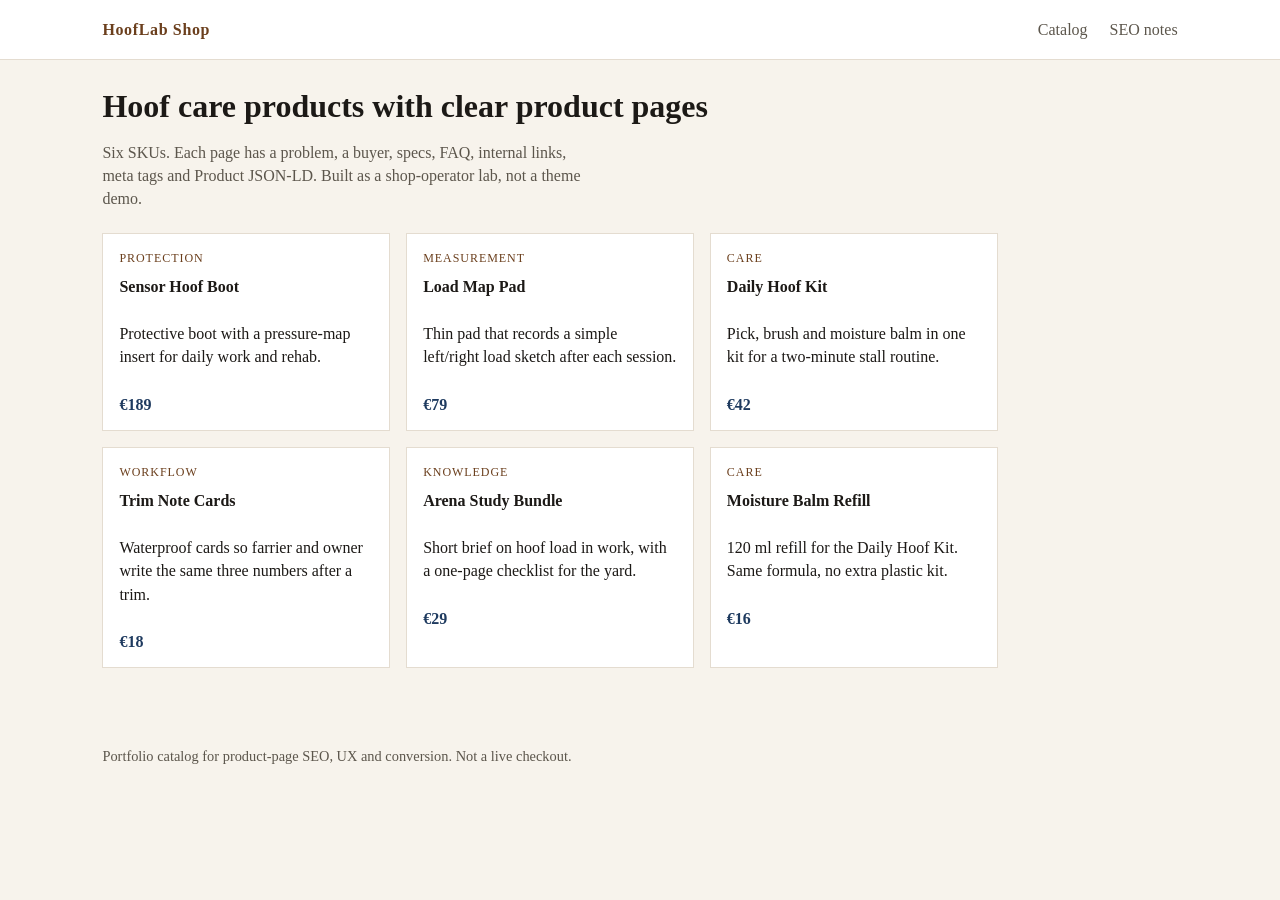
<file: docs/index.html>
<!DOCTYPE html>
<html lang="en">
<head>
  <meta charset="utf-8">
  <meta name="viewport" content="width=device-width, initial-scale=1">
  <title>HoofLab Shop | Product catalog</title>
  <meta name="description" content="Demo hoof-care catalog used to practise PDP SEO, UX and conversion structure.">
  <link rel="canonical" href="https://mynulislam95.github.io/shop-pdp-seo-lab/index.html">
  <meta property="og:title" content="HoofLab Shop | Product catalog">
  <meta property="og:description" content="Demo hoof-care catalog used to practise PDP SEO, UX and conversion structure.">
  <meta property="og:type" content="website">
  <meta property="og:url" content="https://mynulislam95.github.io/shop-pdp-seo-lab/index.html">
  <link rel="stylesheet" href="styles.css">
  
</head>
<body>
  <header class="top">
    <a class="logo" href="index.html">HoofLab Shop</a>
    <nav>
      <a href="index.html">Catalog</a>
      <a href="seo.html">SEO notes</a>
    </nav>
  </header>
  
  <main>
    <h1>Hoof care products with clear product pages</h1>
    <p class="lead">Six SKUs. Each page has a problem, a buyer, specs, FAQ, internal links, meta tags and Product JSON-LD. Built as a shop-operator lab, not a theme demo.</p>
    <div class="grid"><a class="card" href="sensor-hoof-boot.html">
          <span class="kicker">Protection</span>
          <strong>Sensor Hoof Boot</strong>
          <p>Protective boot with a pressure-map insert for daily work and rehab.</p>
          <span class="price">€189</span>
        </a><a class="card" href="load-map-pad.html">
          <span class="kicker">Measurement</span>
          <strong>Load Map Pad</strong>
          <p>Thin pad that records a simple left/right load sketch after each session.</p>
          <span class="price">€79</span>
        </a><a class="card" href="daily-hoof-kit.html">
          <span class="kicker">Care</span>
          <strong>Daily Hoof Kit</strong>
          <p>Pick, brush and moisture balm in one kit for a two-minute stall routine.</p>
          <span class="price">€42</span>
        </a><a class="card" href="trim-note-template.html">
          <span class="kicker">Workflow</span>
          <strong>Trim Note Cards</strong>
          <p>Waterproof cards so farrier and owner write the same three numbers after a trim.</p>
          <span class="price">€18</span>
        </a><a class="card" href="arena-study-bundle.html">
          <span class="kicker">Knowledge</span>
          <strong>Arena Study Bundle</strong>
          <p>Short brief on hoof load in work, with a one-page checklist for the yard.</p>
          <span class="price">€29</span>
        </a><a class="card" href="balm-refill.html">
          <span class="kicker">Care</span>
          <strong>Moisture Balm Refill</strong>
          <p>120 ml refill for the Daily Hoof Kit. Same formula, no extra plastic kit.</p>
          <span class="price">€16</span>
        </a></div>
  </main>

  <footer>
    <p>Portfolio catalog for product-page SEO, UX and conversion. Not a live checkout.</p>
  </footer>
</body>
</html>
</file>
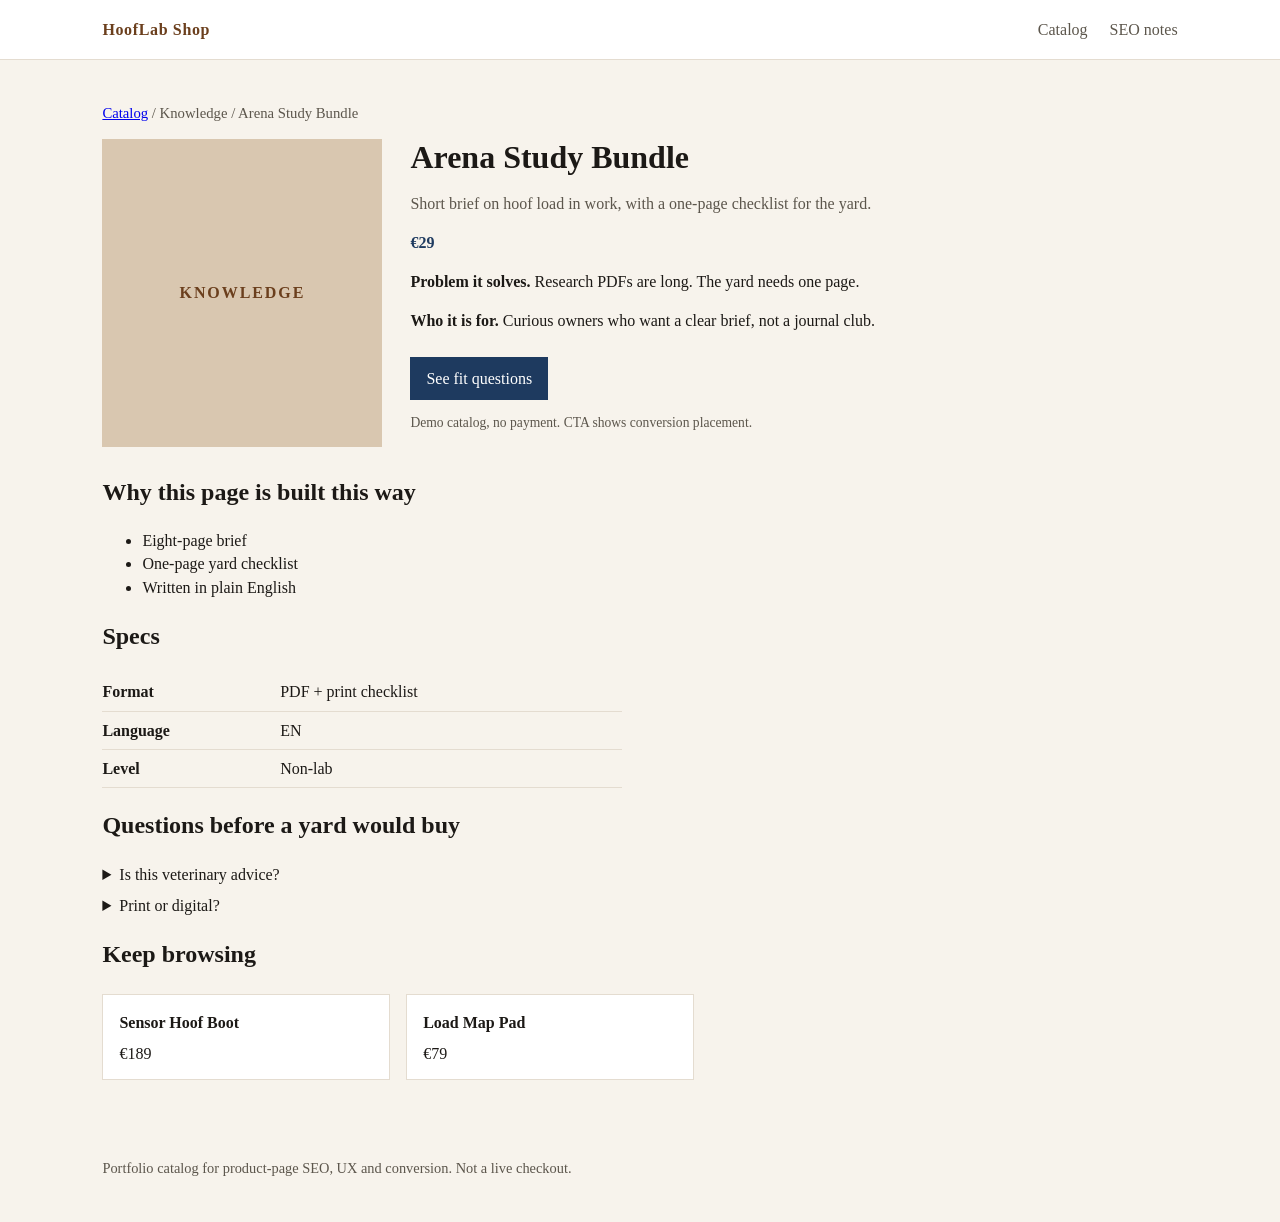
<file: docs/arena-study-bundle.html>
<!DOCTYPE html>
<html lang="en">
<head>
  <meta charset="utf-8">
  <meta name="viewport" content="width=device-width, initial-scale=1">
  <title>Arena Study Bundle | HoofLab Shop</title>
  <meta name="description" content="Short brief on hoof load in work, with a one-page checklist for the yard.">
  <link rel="canonical" href="https://mynulislam95.github.io/shop-pdp-seo-lab/arena-study-bundle.html">
  <meta property="og:title" content="Arena Study Bundle | HoofLab Shop">
  <meta property="og:description" content="Short brief on hoof load in work, with a one-page checklist for the yard.">
  <meta property="og:type" content="website">
  <meta property="og:url" content="https://mynulislam95.github.io/shop-pdp-seo-lab/arena-study-bundle.html">
  <link rel="stylesheet" href="styles.css">
  <script type="application/ld+json">{"@context": "https://schema.org", "@type": "Product", "name": "Arena Study Bundle", "description": "Short brief on hoof load in work, with a one-page checklist for the yard.", "sku": "arena-study-bundle", "brand": {"@type": "Brand", "name": "HoofLab Shop"}, "offers": {"@type": "Offer", "priceCurrency": "EUR", "price": 29, "availability": "https://schema.org/InStock"}}</script>
</head>
<body>
  <header class="top">
    <a class="logo" href="index.html">HoofLab Shop</a>
    <nav>
      <a href="index.html">Catalog</a>
      <a href="seo.html">SEO notes</a>
    </nav>
  </header>
  
  <main class="pdp">
    <p class="crumbs"><a href="index.html">Catalog</a> / Knowledge / Arena Study Bundle</p>
    <div class="hero">
      <div class="visual" aria-hidden="true">Knowledge</div>
      <div>
        <h1>Arena Study Bundle</h1>
        <p class="lead">Short brief on hoof load in work, with a one-page checklist for the yard.</p>
        <p class="price">€29</p>
        <p class="problem"><strong>Problem it solves.</strong> Research PDFs are long. The yard needs one page.</p>
        <p class="who"><strong>Who it is for.</strong> Curious owners who want a clear brief, not a journal club.</p>
        <a class="cta" href="#faq">See fit questions</a>
        <p class="micro">Demo catalog, no payment. CTA shows conversion placement.</p>
      </div>
    </div>
    <h2>Why this page is built this way</h2>
    <ul class="benefits"><li>Eight-page brief</li><li>One-page yard checklist</li><li>Written in plain English</li></ul>
    <h2>Specs</h2>
    <table class="specs"><tr><th>Format</th><td>PDF + print checklist</td></tr><tr><th>Language</th><td>EN</td></tr><tr><th>Level</th><td>Non-lab</td></tr></table>
    <h2 id="faq">Questions before a yard would buy</h2>
    <details><summary>Is this veterinary advice?</summary><p>No. It is a reading brief and a checklist.</p></details><details><summary>Print or digital?</summary><p>Both. PDF download plus a printed card.</p></details>
    <h2>Keep browsing</h2>
    <div class="grid"><a class="card small" href="sensor-hoof-boot.html"><strong>Sensor Hoof Boot</strong><span>€189</span></a><a class="card small" href="load-map-pad.html"><strong>Load Map Pad</strong><span>€79</span></a></div>
  </main>

  <footer>
    <p>Portfolio catalog for product-page SEO, UX and conversion. Not a live checkout.</p>
  </footer>
</body>
</html>
</file>
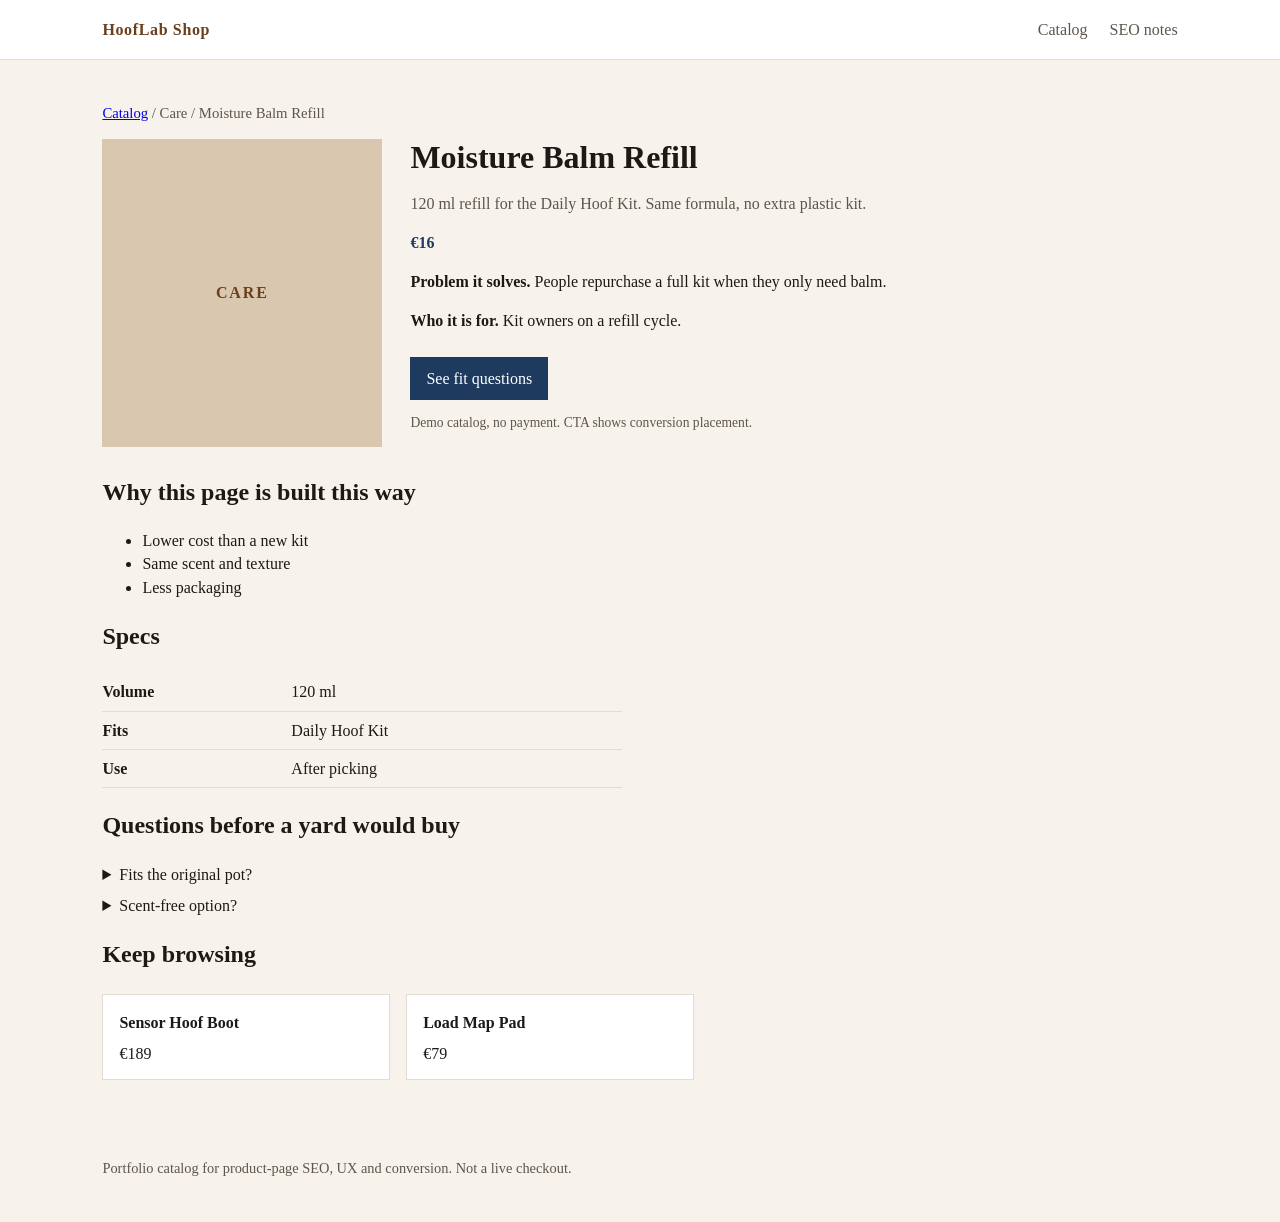
<file: docs/balm-refill.html>
<!DOCTYPE html>
<html lang="en">
<head>
  <meta charset="utf-8">
  <meta name="viewport" content="width=device-width, initial-scale=1">
  <title>Moisture Balm Refill | HoofLab Shop</title>
  <meta name="description" content="120 ml refill for the Daily Hoof Kit. Same formula, no extra plastic kit.">
  <link rel="canonical" href="https://mynulislam95.github.io/shop-pdp-seo-lab/balm-refill.html">
  <meta property="og:title" content="Moisture Balm Refill | HoofLab Shop">
  <meta property="og:description" content="120 ml refill for the Daily Hoof Kit. Same formula, no extra plastic kit.">
  <meta property="og:type" content="website">
  <meta property="og:url" content="https://mynulislam95.github.io/shop-pdp-seo-lab/balm-refill.html">
  <link rel="stylesheet" href="styles.css">
  <script type="application/ld+json">{"@context": "https://schema.org", "@type": "Product", "name": "Moisture Balm Refill", "description": "120 ml refill for the Daily Hoof Kit. Same formula, no extra plastic kit.", "sku": "balm-refill", "brand": {"@type": "Brand", "name": "HoofLab Shop"}, "offers": {"@type": "Offer", "priceCurrency": "EUR", "price": 16, "availability": "https://schema.org/InStock"}}</script>
</head>
<body>
  <header class="top">
    <a class="logo" href="index.html">HoofLab Shop</a>
    <nav>
      <a href="index.html">Catalog</a>
      <a href="seo.html">SEO notes</a>
    </nav>
  </header>
  
  <main class="pdp">
    <p class="crumbs"><a href="index.html">Catalog</a> / Care / Moisture Balm Refill</p>
    <div class="hero">
      <div class="visual" aria-hidden="true">Care</div>
      <div>
        <h1>Moisture Balm Refill</h1>
        <p class="lead">120 ml refill for the Daily Hoof Kit. Same formula, no extra plastic kit.</p>
        <p class="price">€16</p>
        <p class="problem"><strong>Problem it solves.</strong> People repurchase a full kit when they only need balm.</p>
        <p class="who"><strong>Who it is for.</strong> Kit owners on a refill cycle.</p>
        <a class="cta" href="#faq">See fit questions</a>
        <p class="micro">Demo catalog, no payment. CTA shows conversion placement.</p>
      </div>
    </div>
    <h2>Why this page is built this way</h2>
    <ul class="benefits"><li>Lower cost than a new kit</li><li>Same scent and texture</li><li>Less packaging</li></ul>
    <h2>Specs</h2>
    <table class="specs"><tr><th>Volume</th><td>120 ml</td></tr><tr><th>Fits</th><td>Daily Hoof Kit</td></tr><tr><th>Use</th><td>After picking</td></tr></table>
    <h2 id="faq">Questions before a yard would buy</h2>
    <details><summary>Fits the original pot?</summary><p>Yes. Same thread.</p></details><details><summary>Scent-free option?</summary><p>Not in this SKU.</p></details>
    <h2>Keep browsing</h2>
    <div class="grid"><a class="card small" href="sensor-hoof-boot.html"><strong>Sensor Hoof Boot</strong><span>€189</span></a><a class="card small" href="load-map-pad.html"><strong>Load Map Pad</strong><span>€79</span></a></div>
  </main>

  <footer>
    <p>Portfolio catalog for product-page SEO, UX and conversion. Not a live checkout.</p>
  </footer>
</body>
</html>
</file>
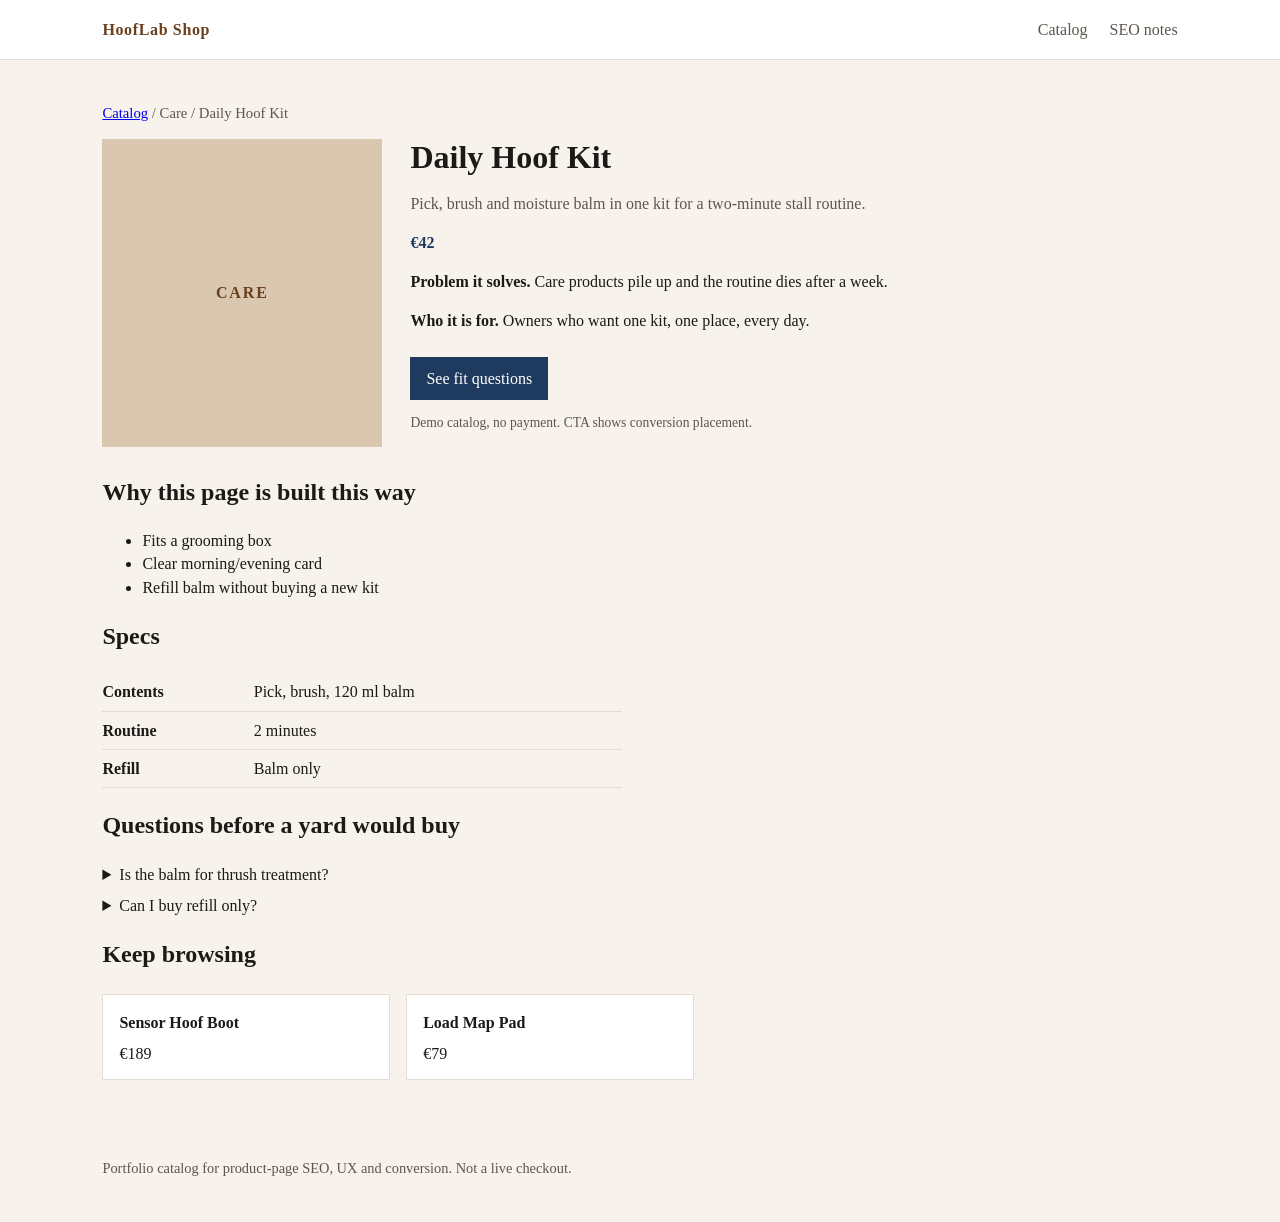
<file: docs/daily-hoof-kit.html>
<!DOCTYPE html>
<html lang="en">
<head>
  <meta charset="utf-8">
  <meta name="viewport" content="width=device-width, initial-scale=1">
  <title>Daily Hoof Kit | HoofLab Shop</title>
  <meta name="description" content="Pick, brush and moisture balm in one kit for a two-minute stall routine.">
  <link rel="canonical" href="https://mynulislam95.github.io/shop-pdp-seo-lab/daily-hoof-kit.html">
  <meta property="og:title" content="Daily Hoof Kit | HoofLab Shop">
  <meta property="og:description" content="Pick, brush and moisture balm in one kit for a two-minute stall routine.">
  <meta property="og:type" content="website">
  <meta property="og:url" content="https://mynulislam95.github.io/shop-pdp-seo-lab/daily-hoof-kit.html">
  <link rel="stylesheet" href="styles.css">
  <script type="application/ld+json">{"@context": "https://schema.org", "@type": "Product", "name": "Daily Hoof Kit", "description": "Pick, brush and moisture balm in one kit for a two-minute stall routine.", "sku": "daily-hoof-kit", "brand": {"@type": "Brand", "name": "HoofLab Shop"}, "offers": {"@type": "Offer", "priceCurrency": "EUR", "price": 42, "availability": "https://schema.org/InStock"}}</script>
</head>
<body>
  <header class="top">
    <a class="logo" href="index.html">HoofLab Shop</a>
    <nav>
      <a href="index.html">Catalog</a>
      <a href="seo.html">SEO notes</a>
    </nav>
  </header>
  
  <main class="pdp">
    <p class="crumbs"><a href="index.html">Catalog</a> / Care / Daily Hoof Kit</p>
    <div class="hero">
      <div class="visual" aria-hidden="true">Care</div>
      <div>
        <h1>Daily Hoof Kit</h1>
        <p class="lead">Pick, brush and moisture balm in one kit for a two-minute stall routine.</p>
        <p class="price">€42</p>
        <p class="problem"><strong>Problem it solves.</strong> Care products pile up and the routine dies after a week.</p>
        <p class="who"><strong>Who it is for.</strong> Owners who want one kit, one place, every day.</p>
        <a class="cta" href="#faq">See fit questions</a>
        <p class="micro">Demo catalog, no payment. CTA shows conversion placement.</p>
      </div>
    </div>
    <h2>Why this page is built this way</h2>
    <ul class="benefits"><li>Fits a grooming box</li><li>Clear morning/evening card</li><li>Refill balm without buying a new kit</li></ul>
    <h2>Specs</h2>
    <table class="specs"><tr><th>Contents</th><td>Pick, brush, 120 ml balm</td></tr><tr><th>Routine</th><td>2 minutes</td></tr><tr><th>Refill</th><td>Balm only</td></tr></table>
    <h2 id="faq">Questions before a yard would buy</h2>
    <details><summary>Is the balm for thrush treatment?</summary><p>No. It is daily moisture care, not a medicine.</p></details><details><summary>Can I buy refill only?</summary><p>Yes. The kit page links the refill.</p></details>
    <h2>Keep browsing</h2>
    <div class="grid"><a class="card small" href="sensor-hoof-boot.html"><strong>Sensor Hoof Boot</strong><span>€189</span></a><a class="card small" href="load-map-pad.html"><strong>Load Map Pad</strong><span>€79</span></a></div>
  </main>

  <footer>
    <p>Portfolio catalog for product-page SEO, UX and conversion. Not a live checkout.</p>
  </footer>
</body>
</html>
</file>
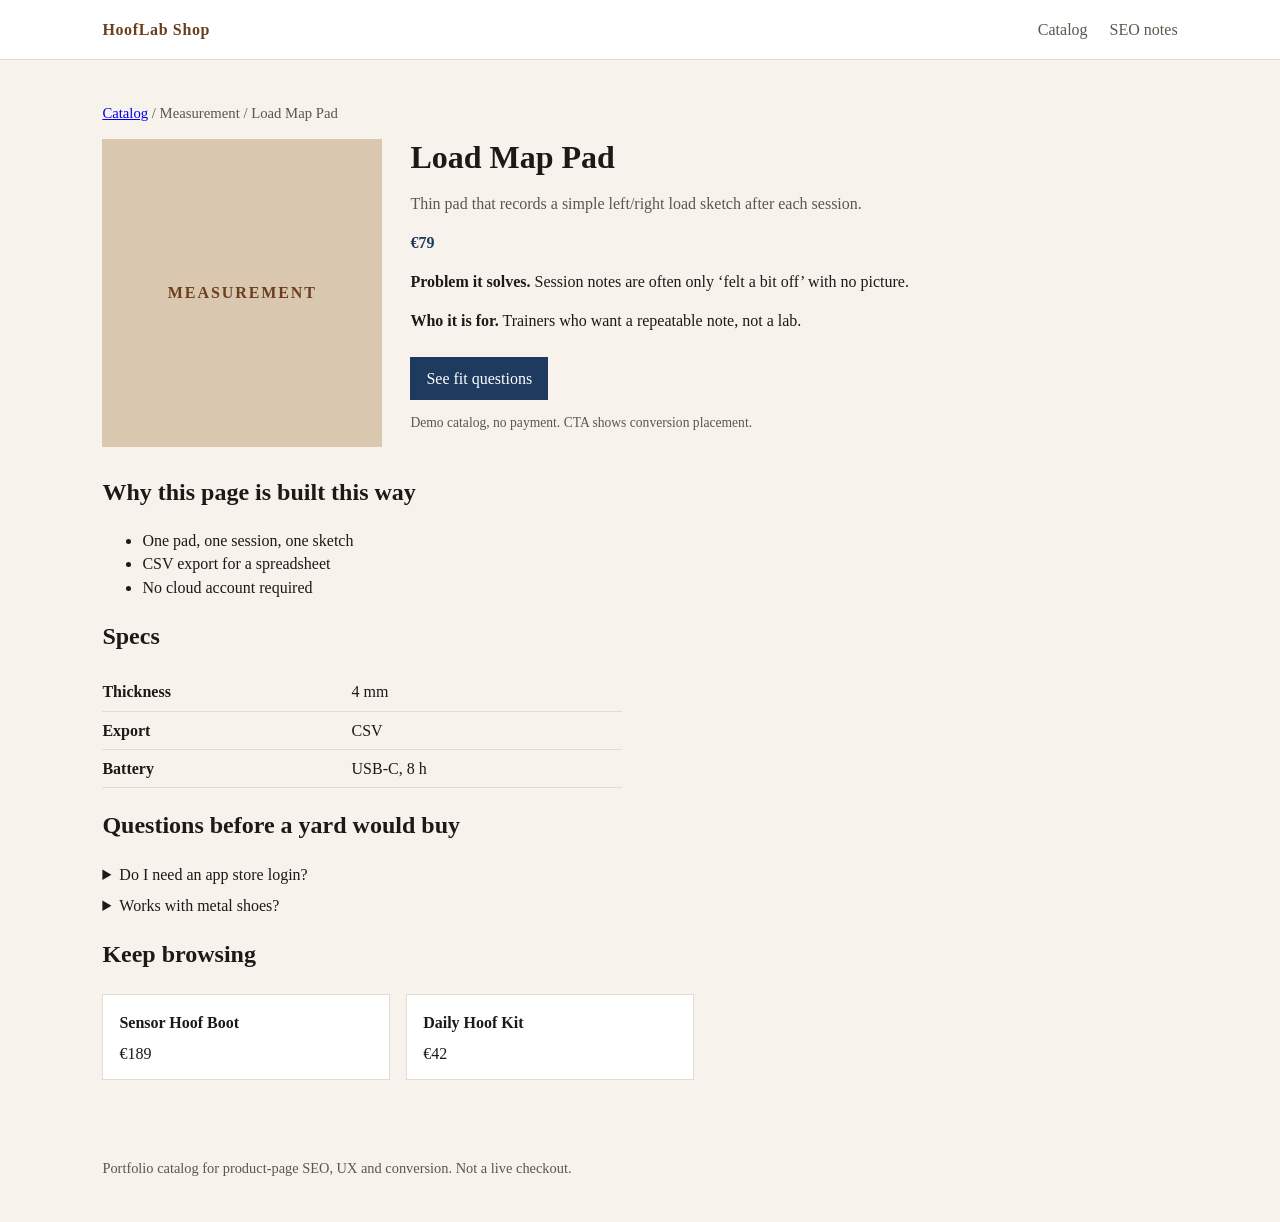
<file: docs/load-map-pad.html>
<!DOCTYPE html>
<html lang="en">
<head>
  <meta charset="utf-8">
  <meta name="viewport" content="width=device-width, initial-scale=1">
  <title>Load Map Pad | HoofLab Shop</title>
  <meta name="description" content="Thin pad that records a simple left/right load sketch after each session.">
  <link rel="canonical" href="https://mynulislam95.github.io/shop-pdp-seo-lab/load-map-pad.html">
  <meta property="og:title" content="Load Map Pad | HoofLab Shop">
  <meta property="og:description" content="Thin pad that records a simple left/right load sketch after each session.">
  <meta property="og:type" content="website">
  <meta property="og:url" content="https://mynulislam95.github.io/shop-pdp-seo-lab/load-map-pad.html">
  <link rel="stylesheet" href="styles.css">
  <script type="application/ld+json">{"@context": "https://schema.org", "@type": "Product", "name": "Load Map Pad", "description": "Thin pad that records a simple left/right load sketch after each session.", "sku": "load-map-pad", "brand": {"@type": "Brand", "name": "HoofLab Shop"}, "offers": {"@type": "Offer", "priceCurrency": "EUR", "price": 79, "availability": "https://schema.org/InStock"}}</script>
</head>
<body>
  <header class="top">
    <a class="logo" href="index.html">HoofLab Shop</a>
    <nav>
      <a href="index.html">Catalog</a>
      <a href="seo.html">SEO notes</a>
    </nav>
  </header>
  
  <main class="pdp">
    <p class="crumbs"><a href="index.html">Catalog</a> / Measurement / Load Map Pad</p>
    <div class="hero">
      <div class="visual" aria-hidden="true">Measurement</div>
      <div>
        <h1>Load Map Pad</h1>
        <p class="lead">Thin pad that records a simple left/right load sketch after each session.</p>
        <p class="price">€79</p>
        <p class="problem"><strong>Problem it solves.</strong> Session notes are often only ‘felt a bit off’ with no picture.</p>
        <p class="who"><strong>Who it is for.</strong> Trainers who want a repeatable note, not a lab.</p>
        <a class="cta" href="#faq">See fit questions</a>
        <p class="micro">Demo catalog, no payment. CTA shows conversion placement.</p>
      </div>
    </div>
    <h2>Why this page is built this way</h2>
    <ul class="benefits"><li>One pad, one session, one sketch</li><li>CSV export for a spreadsheet</li><li>No cloud account required</li></ul>
    <h2>Specs</h2>
    <table class="specs"><tr><th>Thickness</th><td>4 mm</td></tr><tr><th>Export</th><td>CSV</td></tr><tr><th>Battery</th><td>USB-C, 8 h</td></tr></table>
    <h2 id="faq">Questions before a yard would buy</h2>
    <details><summary>Do I need an app store login?</summary><p>No. Export is a local CSV file.</p></details><details><summary>Works with metal shoes?</summary><p>Yes, as a pad under the boot or on a mat.</p></details>
    <h2>Keep browsing</h2>
    <div class="grid"><a class="card small" href="sensor-hoof-boot.html"><strong>Sensor Hoof Boot</strong><span>€189</span></a><a class="card small" href="daily-hoof-kit.html"><strong>Daily Hoof Kit</strong><span>€42</span></a></div>
  </main>

  <footer>
    <p>Portfolio catalog for product-page SEO, UX and conversion. Not a live checkout.</p>
  </footer>
</body>
</html>
</file>
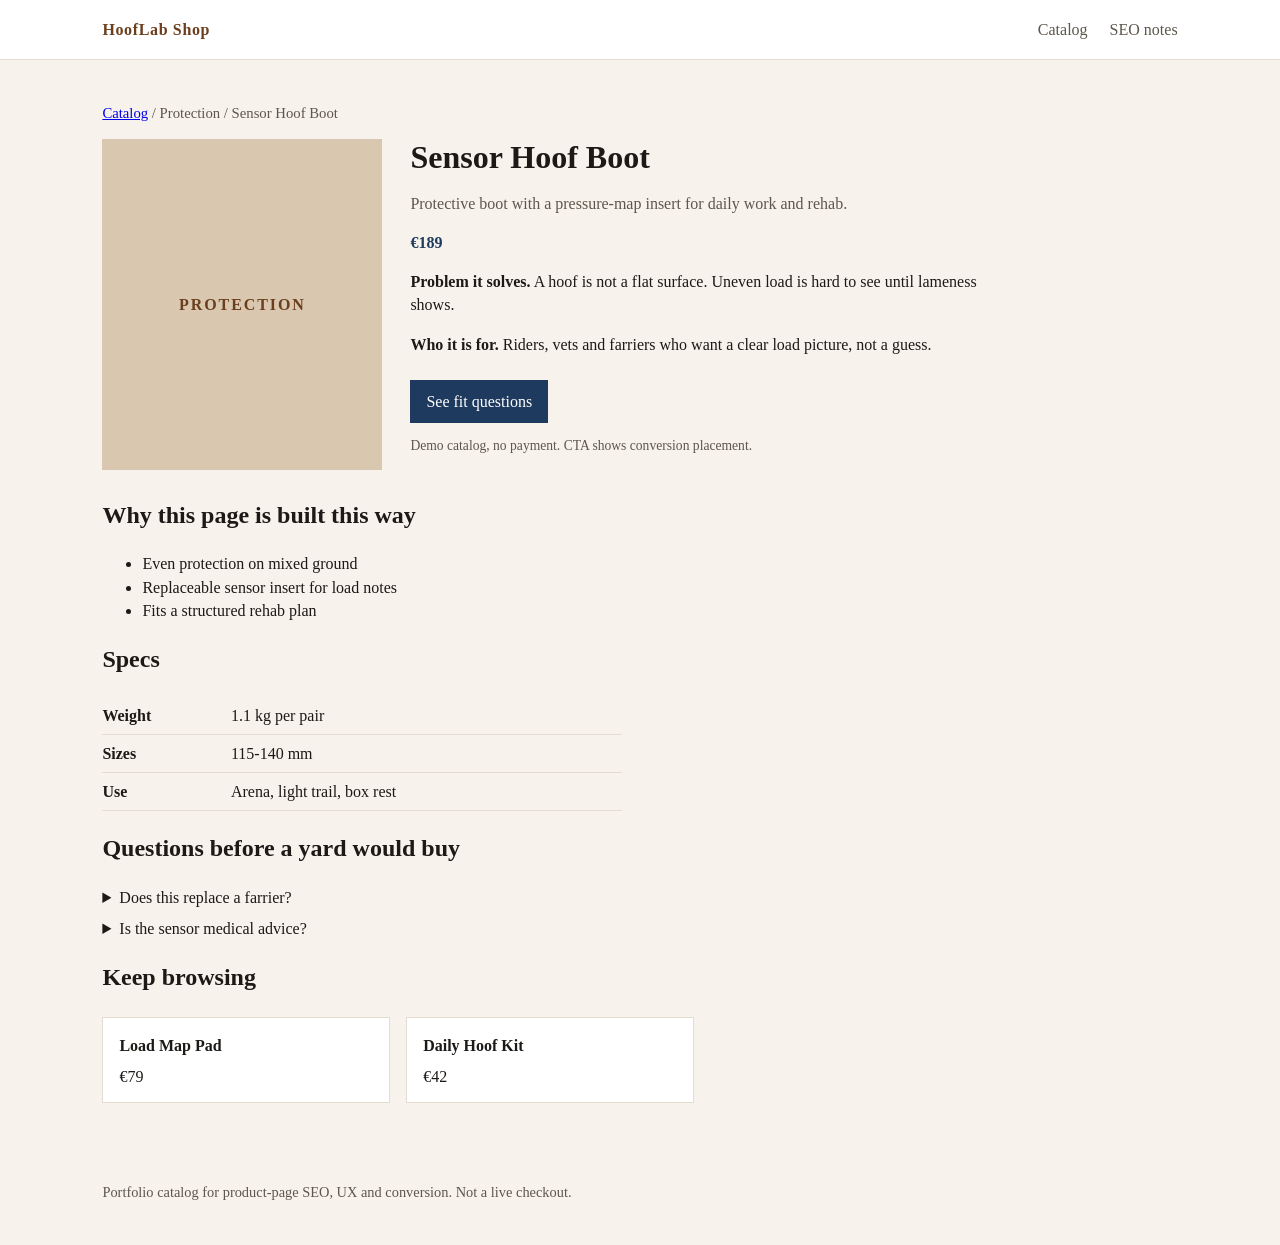
<file: docs/sensor-hoof-boot.html>
<!DOCTYPE html>
<html lang="en">
<head>
  <meta charset="utf-8">
  <meta name="viewport" content="width=device-width, initial-scale=1">
  <title>Sensor Hoof Boot | HoofLab Shop</title>
  <meta name="description" content="Protective boot with a pressure-map insert for daily work and rehab.">
  <link rel="canonical" href="https://mynulislam95.github.io/shop-pdp-seo-lab/sensor-hoof-boot.html">
  <meta property="og:title" content="Sensor Hoof Boot | HoofLab Shop">
  <meta property="og:description" content="Protective boot with a pressure-map insert for daily work and rehab.">
  <meta property="og:type" content="website">
  <meta property="og:url" content="https://mynulislam95.github.io/shop-pdp-seo-lab/sensor-hoof-boot.html">
  <link rel="stylesheet" href="styles.css">
  <script type="application/ld+json">{"@context": "https://schema.org", "@type": "Product", "name": "Sensor Hoof Boot", "description": "Protective boot with a pressure-map insert for daily work and rehab.", "sku": "sensor-hoof-boot", "brand": {"@type": "Brand", "name": "HoofLab Shop"}, "offers": {"@type": "Offer", "priceCurrency": "EUR", "price": 189, "availability": "https://schema.org/InStock"}}</script>
</head>
<body>
  <header class="top">
    <a class="logo" href="index.html">HoofLab Shop</a>
    <nav>
      <a href="index.html">Catalog</a>
      <a href="seo.html">SEO notes</a>
    </nav>
  </header>
  
  <main class="pdp">
    <p class="crumbs"><a href="index.html">Catalog</a> / Protection / Sensor Hoof Boot</p>
    <div class="hero">
      <div class="visual" aria-hidden="true">Protection</div>
      <div>
        <h1>Sensor Hoof Boot</h1>
        <p class="lead">Protective boot with a pressure-map insert for daily work and rehab.</p>
        <p class="price">€189</p>
        <p class="problem"><strong>Problem it solves.</strong> A hoof is not a flat surface. Uneven load is hard to see until lameness shows.</p>
        <p class="who"><strong>Who it is for.</strong> Riders, vets and farriers who want a clear load picture, not a guess.</p>
        <a class="cta" href="#faq">See fit questions</a>
        <p class="micro">Demo catalog, no payment. CTA shows conversion placement.</p>
      </div>
    </div>
    <h2>Why this page is built this way</h2>
    <ul class="benefits"><li>Even protection on mixed ground</li><li>Replaceable sensor insert for load notes</li><li>Fits a structured rehab plan</li></ul>
    <h2>Specs</h2>
    <table class="specs"><tr><th>Weight</th><td>1.1 kg per pair</td></tr><tr><th>Sizes</th><td>115-140 mm</td></tr><tr><th>Use</th><td>Arena, light trail, box rest</td></tr></table>
    <h2 id="faq">Questions before a yard would buy</h2>
    <details><summary>Does this replace a farrier?</summary><p>No. It is a support product. A farrier still owns the trim.</p></details><details><summary>Is the sensor medical advice?</summary><p>No. It is a training aid for notes you already take.</p></details>
    <h2>Keep browsing</h2>
    <div class="grid"><a class="card small" href="load-map-pad.html"><strong>Load Map Pad</strong><span>€79</span></a><a class="card small" href="daily-hoof-kit.html"><strong>Daily Hoof Kit</strong><span>€42</span></a></div>
  </main>

  <footer>
    <p>Portfolio catalog for product-page SEO, UX and conversion. Not a live checkout.</p>
  </footer>
</body>
</html>
</file>
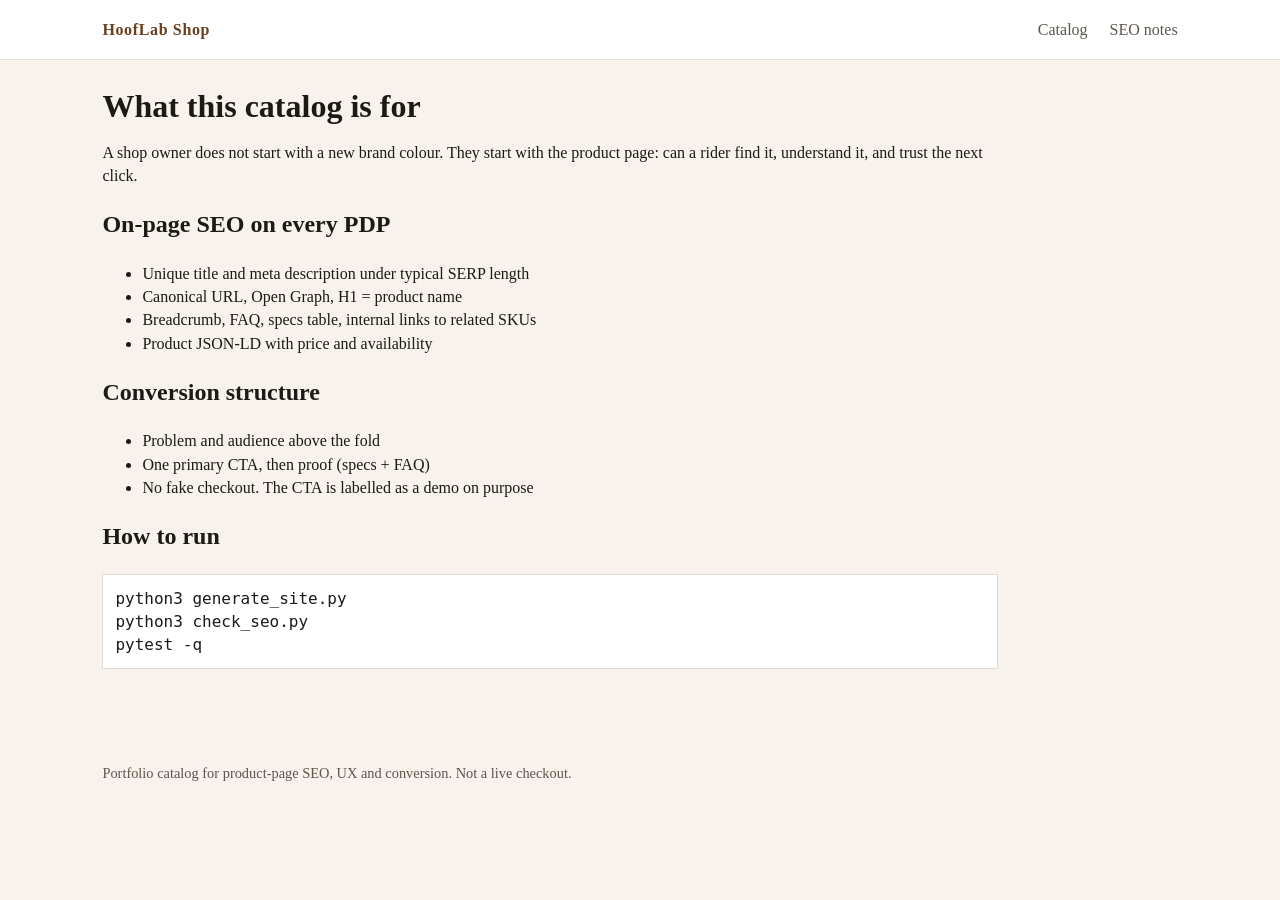
<file: docs/seo.html>
<!DOCTYPE html>
<html lang="en">
<head>
  <meta charset="utf-8">
  <meta name="viewport" content="width=device-width, initial-scale=1">
  <title>SEO and conversion notes | HoofLab Shop</title>
  <meta name="description" content="How the HoofLab catalog implements technical SEO and product-page conversion.">
  <link rel="canonical" href="https://mynulislam95.github.io/shop-pdp-seo-lab/seo.html">
  <meta property="og:title" content="SEO and conversion notes | HoofLab Shop">
  <meta property="og:description" content="How the HoofLab catalog implements technical SEO and product-page conversion.">
  <meta property="og:type" content="website">
  <meta property="og:url" content="https://mynulislam95.github.io/shop-pdp-seo-lab/seo.html">
  <link rel="stylesheet" href="styles.css">
  
</head>
<body>
  <header class="top">
    <a class="logo" href="index.html">HoofLab Shop</a>
    <nav>
      <a href="index.html">Catalog</a>
      <a href="seo.html">SEO notes</a>
    </nav>
  </header>
  
  <main class="prose">
    <h1>What this catalog is for</h1>
    <p>A shop owner does not start with a new brand colour. They start with the product page: can a rider find it, understand it, and trust the next click.</p>
    <h2>On-page SEO on every PDP</h2>
    <ul>
      <li>Unique title and meta description under typical SERP length</li>
      <li>Canonical URL, Open Graph, H1 = product name</li>
      <li>Breadcrumb, FAQ, specs table, internal links to related SKUs</li>
      <li>Product JSON-LD with price and availability</li>
    </ul>
    <h2>Conversion structure</h2>
    <ul>
      <li>Problem and audience above the fold</li>
      <li>One primary CTA, then proof (specs + FAQ)</li>
      <li>No fake checkout. The CTA is labelled as a demo on purpose</li>
    </ul>
    <h2>How to run</h2>
    <pre>python3 generate_site.py
python3 check_seo.py
pytest -q</pre>
  </main>

  <footer>
    <p>Portfolio catalog for product-page SEO, UX and conversion. Not a live checkout.</p>
  </footer>
</body>
</html>
</file>
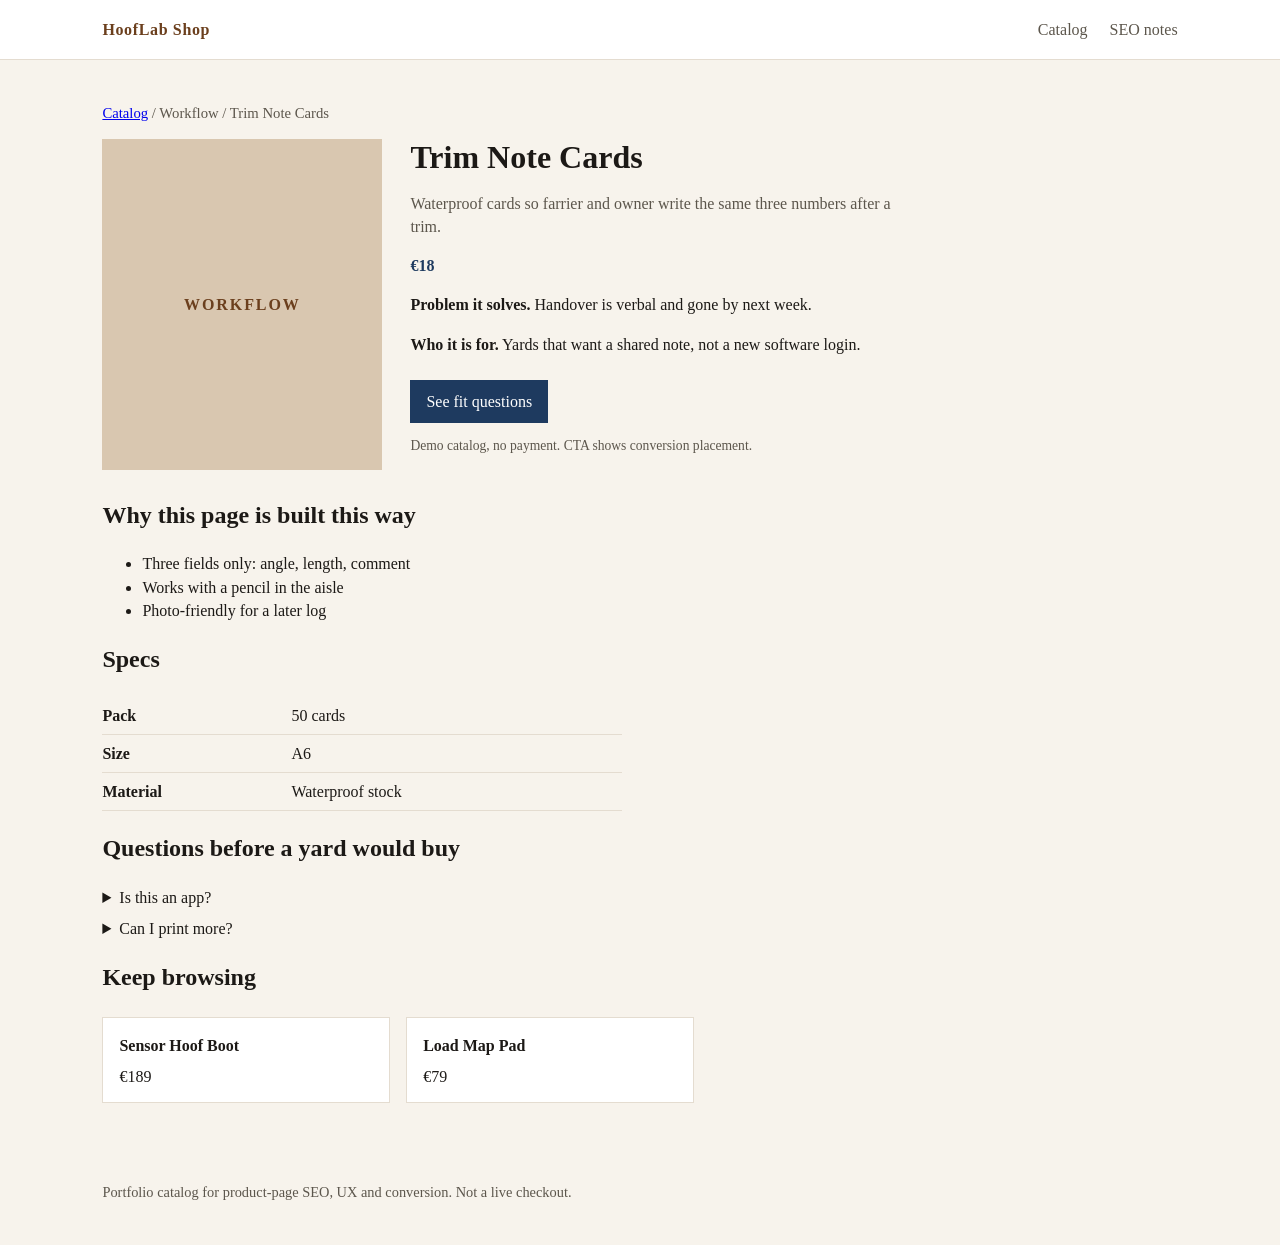
<file: docs/trim-note-template.html>
<!DOCTYPE html>
<html lang="en">
<head>
  <meta charset="utf-8">
  <meta name="viewport" content="width=device-width, initial-scale=1">
  <title>Trim Note Cards | HoofLab Shop</title>
  <meta name="description" content="Waterproof cards so farrier and owner write the same three numbers after a trim.">
  <link rel="canonical" href="https://mynulislam95.github.io/shop-pdp-seo-lab/trim-note-template.html">
  <meta property="og:title" content="Trim Note Cards | HoofLab Shop">
  <meta property="og:description" content="Waterproof cards so farrier and owner write the same three numbers after a trim.">
  <meta property="og:type" content="website">
  <meta property="og:url" content="https://mynulislam95.github.io/shop-pdp-seo-lab/trim-note-template.html">
  <link rel="stylesheet" href="styles.css">
  <script type="application/ld+json">{"@context": "https://schema.org", "@type": "Product", "name": "Trim Note Cards", "description": "Waterproof cards so farrier and owner write the same three numbers after a trim.", "sku": "trim-note-template", "brand": {"@type": "Brand", "name": "HoofLab Shop"}, "offers": {"@type": "Offer", "priceCurrency": "EUR", "price": 18, "availability": "https://schema.org/InStock"}}</script>
</head>
<body>
  <header class="top">
    <a class="logo" href="index.html">HoofLab Shop</a>
    <nav>
      <a href="index.html">Catalog</a>
      <a href="seo.html">SEO notes</a>
    </nav>
  </header>
  
  <main class="pdp">
    <p class="crumbs"><a href="index.html">Catalog</a> / Workflow / Trim Note Cards</p>
    <div class="hero">
      <div class="visual" aria-hidden="true">Workflow</div>
      <div>
        <h1>Trim Note Cards</h1>
        <p class="lead">Waterproof cards so farrier and owner write the same three numbers after a trim.</p>
        <p class="price">€18</p>
        <p class="problem"><strong>Problem it solves.</strong> Handover is verbal and gone by next week.</p>
        <p class="who"><strong>Who it is for.</strong> Yards that want a shared note, not a new software login.</p>
        <a class="cta" href="#faq">See fit questions</a>
        <p class="micro">Demo catalog, no payment. CTA shows conversion placement.</p>
      </div>
    </div>
    <h2>Why this page is built this way</h2>
    <ul class="benefits"><li>Three fields only: angle, length, comment</li><li>Works with a pencil in the aisle</li><li>Photo-friendly for a later log</li></ul>
    <h2>Specs</h2>
    <table class="specs"><tr><th>Pack</th><td>50 cards</td></tr><tr><th>Size</th><td>A6</td></tr><tr><th>Material</th><td>Waterproof stock</td></tr></table>
    <h2 id="faq">Questions before a yard would buy</h2>
    <details><summary>Is this an app?</summary><p>No. Paper on purpose. Fast in the barn.</p></details><details><summary>Can I print more?</summary><p>A PDF refill is on the product page.</p></details>
    <h2>Keep browsing</h2>
    <div class="grid"><a class="card small" href="sensor-hoof-boot.html"><strong>Sensor Hoof Boot</strong><span>€189</span></a><a class="card small" href="load-map-pad.html"><strong>Load Map Pad</strong><span>€79</span></a></div>
  </main>

  <footer>
    <p>Portfolio catalog for product-page SEO, UX and conversion. Not a live checkout.</p>
  </footer>
</body>
</html>
</file>
<file: docs/styles.css>
:root {
  --ink: #1c1916;
  --muted: #5c564c;
  --paper: #f7f3ec;
  --card: #fff;
  --line: #e4dcd0;
  --brand: #6b3f1d;
  --cta: #1e3a5f;
}
* { box-sizing: border-box; }
html, body {
  margin: 0;
  background: var(--paper);
  color: var(--ink);
  font: 16px/1.45 "Iowan Old Style", Palatino, Georgia, serif;
}
.top {
  display: flex;
  justify-content: space-between;
  align-items: center;
  padding: 18px 8vw;
  border-bottom: 1px solid var(--line);
  background: var(--card);
}
.logo { font-weight: 700; color: var(--brand); text-decoration: none; letter-spacing: 0.04em; }
nav a { margin-left: 18px; color: var(--muted); text-decoration: none; }
main { padding: 28px 8vw 48px; max-width: 1100px; }
h1 { font-size: 2rem; line-height: 1.15; margin: 0 0 12px; }
.lead { color: var(--muted); max-width: 62ch; }
.grid {
  display: grid;
  grid-template-columns: repeat(auto-fill, minmax(240px, 1fr));
  gap: 16px;
  margin-top: 22px;
}
.card {
  background: var(--card);
  border: 1px solid var(--line);
  padding: 16px 16px 14px;
  text-decoration: none;
  color: inherit;
  display: flex;
  flex-direction: column;
  gap: 8px;
  min-height: 180px;
}
.card.small { min-height: 0; }
.kicker { font-size: 0.75rem; letter-spacing: 0.08em; text-transform: uppercase; color: var(--brand); }
.price { font-weight: 700; color: var(--cta); }
.crumbs { color: var(--muted); font-size: 0.92rem; }
.pdp .hero {
  display: grid;
  grid-template-columns: 280px 1fr;
  gap: 28px;
  margin: 12px 0 28px;
}
.visual {
  background: #d9c7b0;
  min-height: 240px;
  display: grid;
  place-items: center;
  font-weight: 700;
  letter-spacing: 0.12em;
  text-transform: uppercase;
  color: var(--brand);
}
.cta {
  display: inline-block;
  background: var(--cta);
  color: #fff;
  text-decoration: none;
  padding: 10px 16px;
  margin-top: 8px;
}
.micro { font-size: 0.85rem; color: var(--muted); }
.specs { border-collapse: collapse; width: 100%; max-width: 520px; }
.specs th, .specs td { border-bottom: 1px solid var(--line); text-align: left; padding: 7px 8px 7px 0; }
details { margin: 8px 0; }
footer { padding: 16px 8vw 28px; color: var(--muted); font-size: 0.9rem; }
.prose ul { max-width: 70ch; }
pre { background: #fff; padding: 12px; border: 1px solid var(--line); }
@media (max-width: 800px) {
  .pdp .hero { grid-template-columns: 1fr; }
}
</file>
